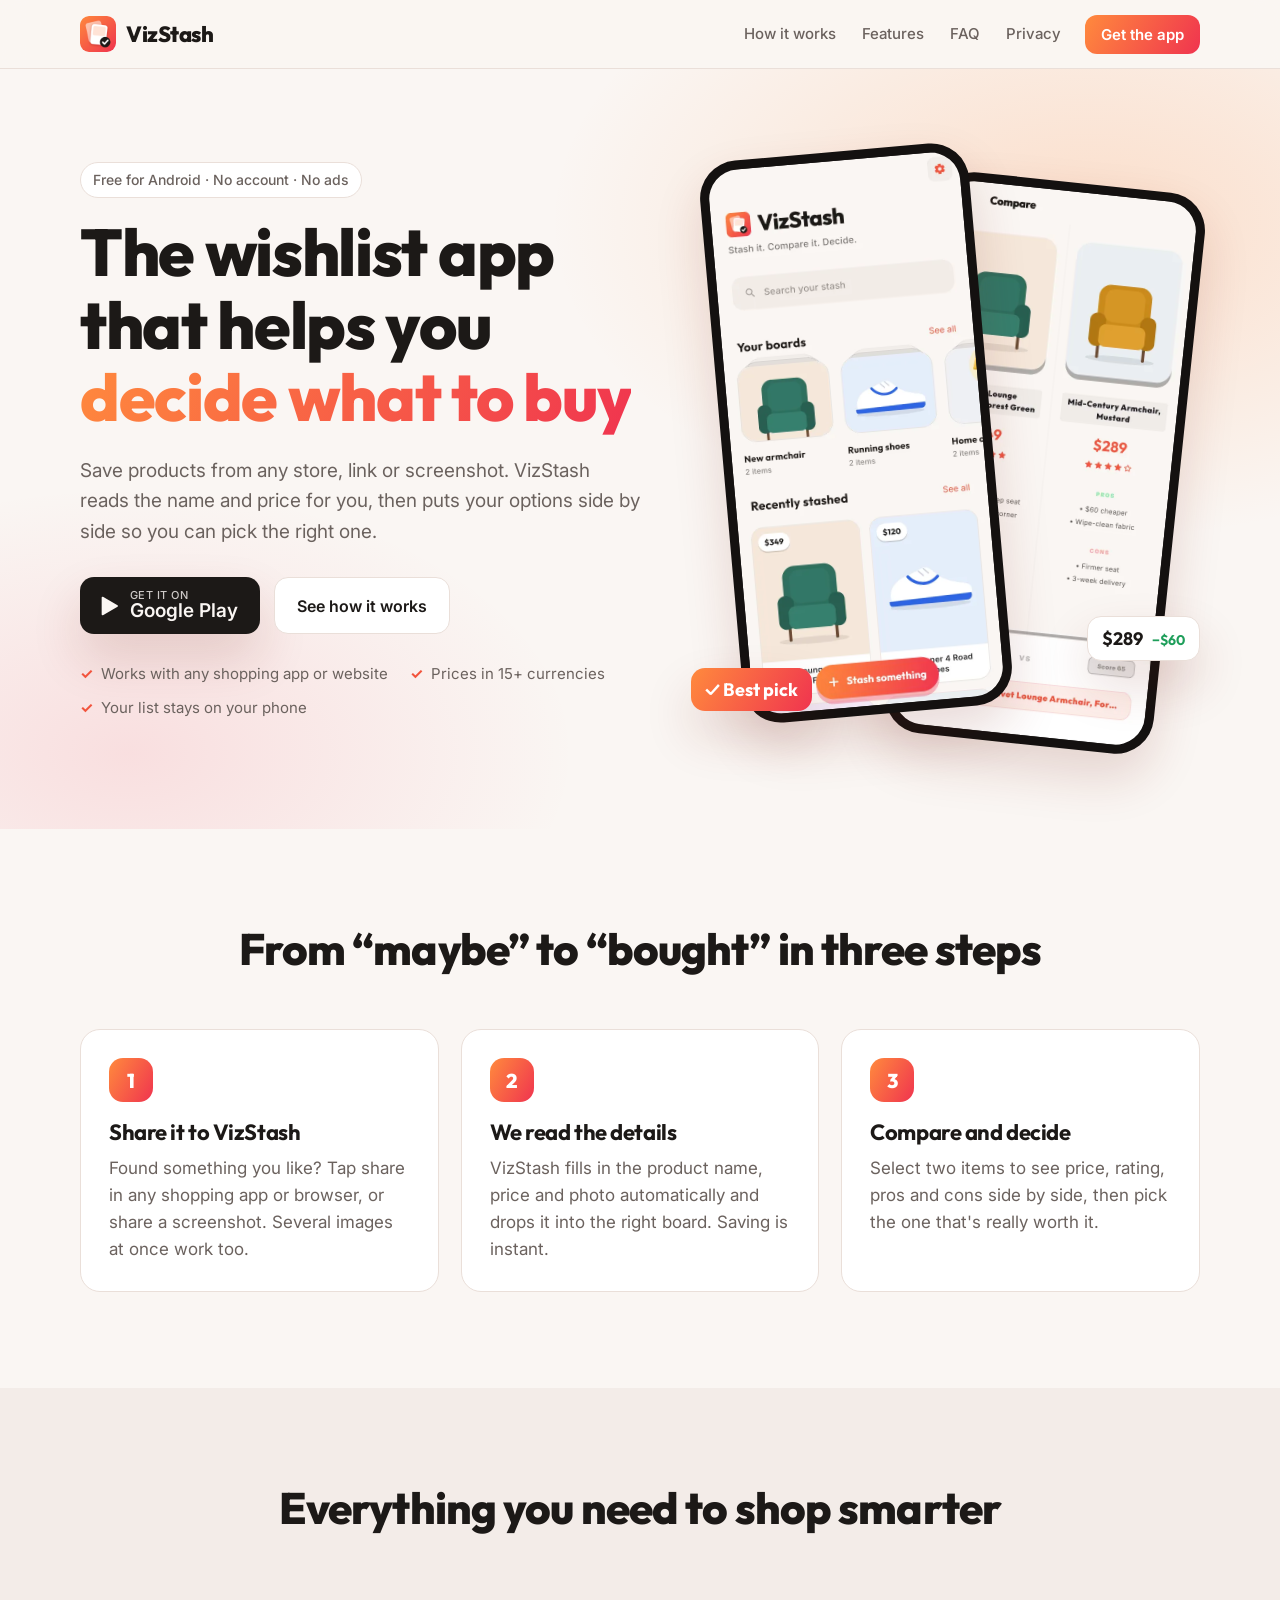
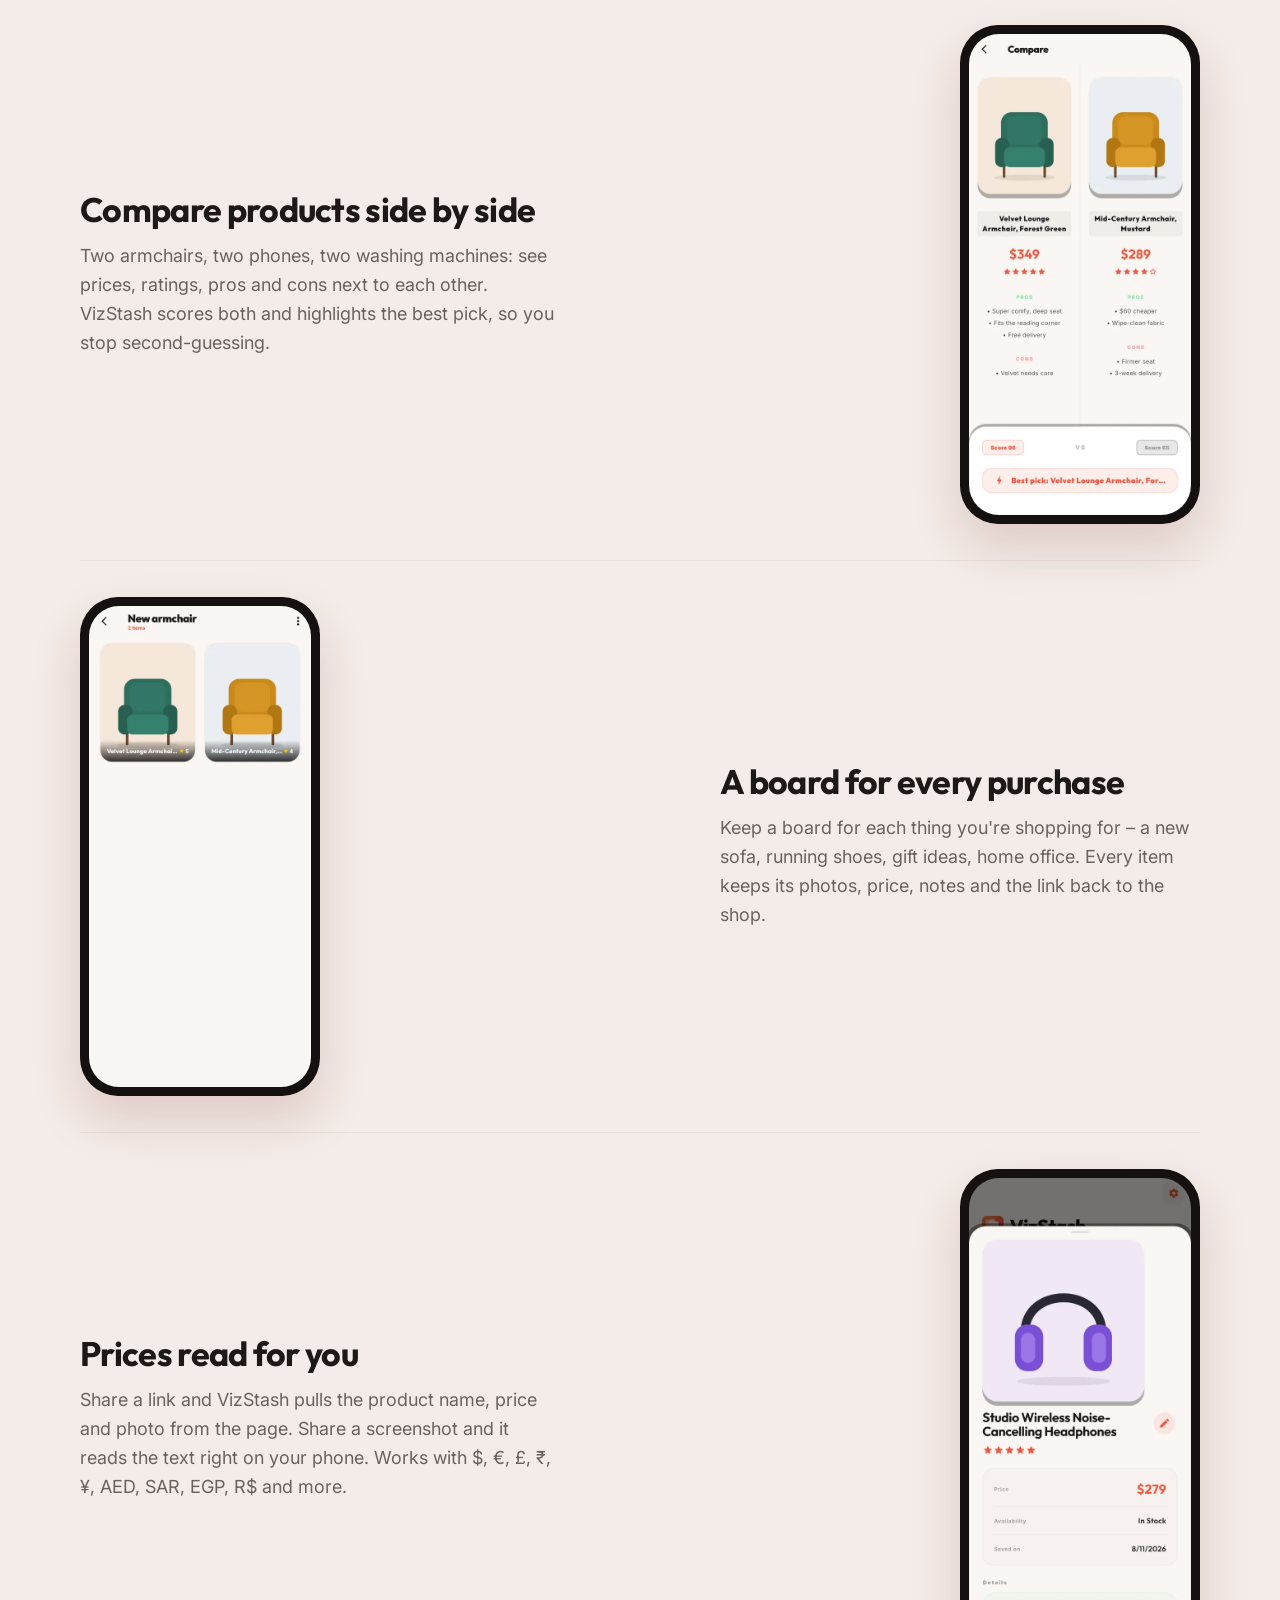
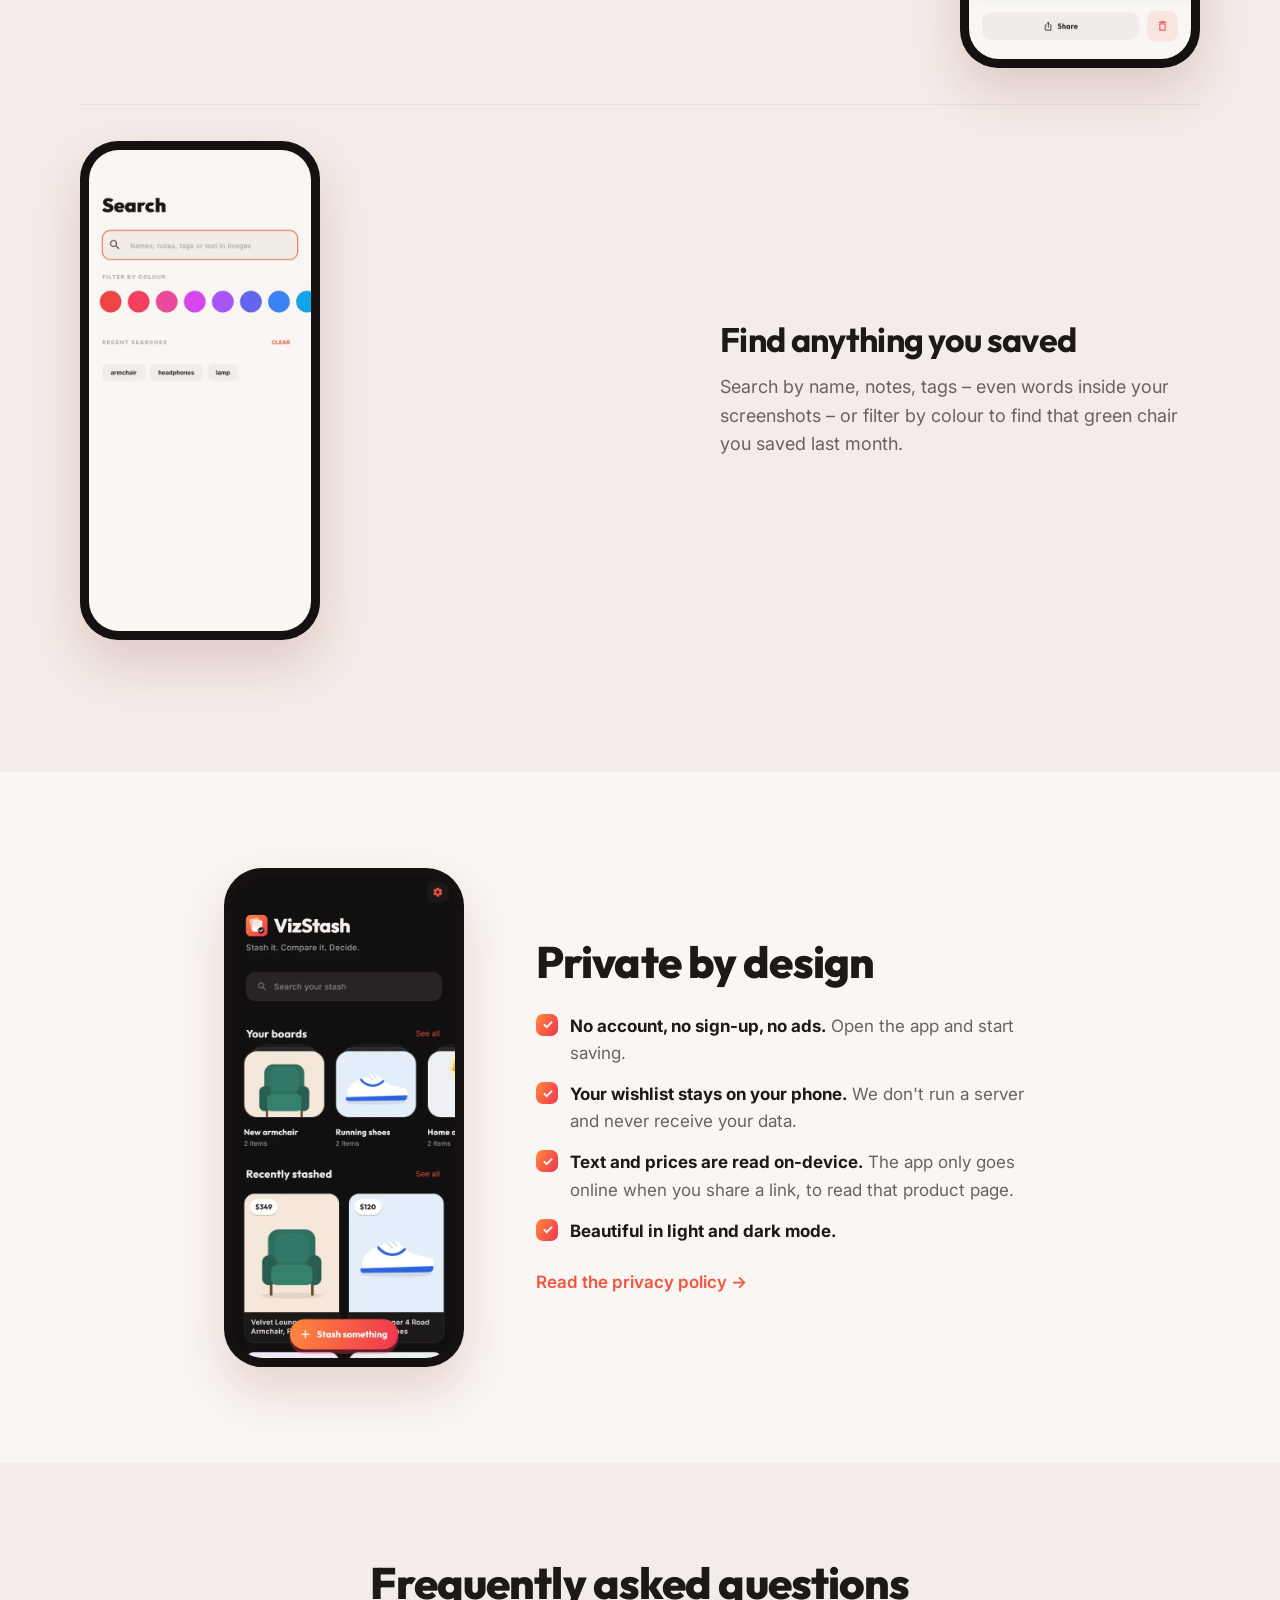
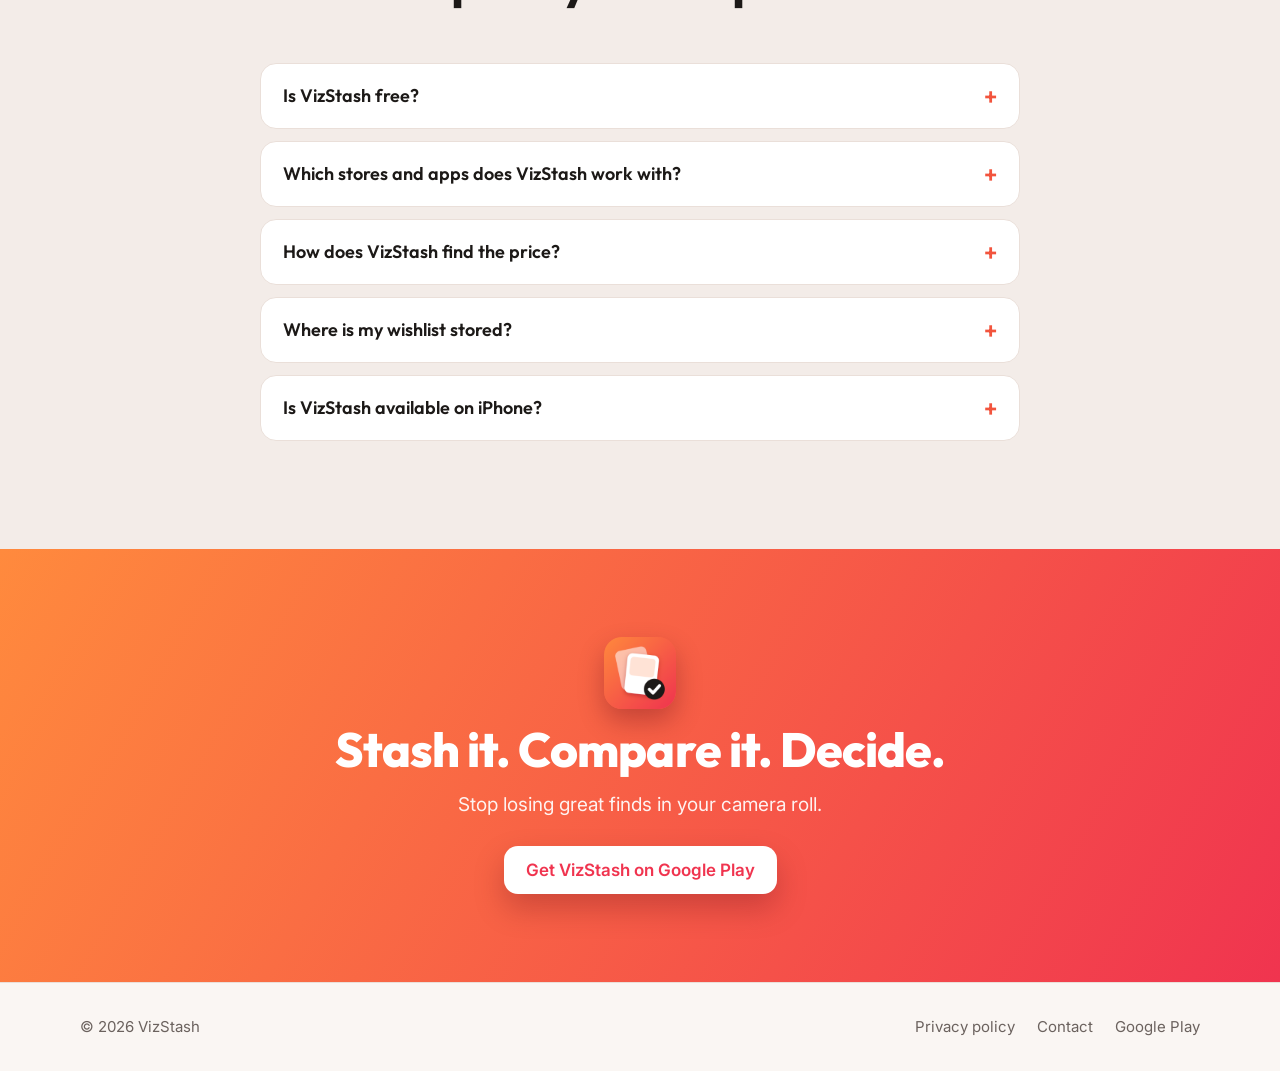
<file: index.html>
<!DOCTYPE html>
<html lang="en">

<head>
  <meta charset="UTF-8">
  <meta name="viewport" content="width=device-width, initial-scale=1">
  <title>VizStash – Wishlist &amp; Compare App for Android | Save Products from Any Store</title>
  <meta name="description"
    content="VizStash is a free wishlist app for Android. Save products from any store, link or screenshot, let it read the price for you, then compare items side by side and buy smarter. No account, no ads.">
  <link rel="canonical" href="https://ironsnitra.github.io/VizStash/">
  <meta name="robots" content="index, follow, max-image-preview:large">
  <meta name="theme-color" content="#F2543D">
  <meta name="google-site-verification" content="LQNrGFmh_qYH6SR6W2ZTO6bJFeUNmt8YvlvhWxkFJug" />

  <link rel="icon" type="image/png" sizes="32x32" href="img/icon-32.png">
  <link rel="apple-touch-icon" sizes="180x180" href="img/icon-180.png">
  <link rel="manifest" href="site.webmanifest">

  <meta property="og:type" content="website">
  <meta property="og:site_name" content="VizStash">
  <meta property="og:url" content="https://ironsnitra.github.io/VizStash/">
  <meta property="og:title" content="VizStash – the wishlist app that helps you decide what to buy">
  <meta property="og:description"
    content="Save products from any store or screenshot, see prices automatically and compare side by side. Free for Android.">
  <meta property="og:image" content="https://ironsnitra.github.io/VizStash/img/og-image.png">
  <meta property="og:image:width" content="1200">
  <meta property="og:image:height" content="630">
  <meta property="og:image:alt" content="VizStash app showing a wishlist and a side-by-side product comparison">
  <meta name="twitter:card" content="summary_large_image">
  <meta name="twitter:title" content="VizStash – Wishlist & Compare">
  <meta name="twitter:description"
    content="Save products from any store or screenshot, compare side by side, buy smarter.">
  <meta name="twitter:image" content="https://ironsnitra.github.io/VizStash/img/og-image.png">

  <link rel="preconnect" href="https://fonts.googleapis.com">
  <link rel="preconnect" href="https://fonts.gstatic.com" crossorigin>
  <link
    href="https://fonts.googleapis.com/css2?family=Inter:wght@400;500;600&family=Outfit:wght@600;700;800&display=swap"
    rel="stylesheet">
  <link rel="stylesheet" href="style.css">

  <script type="application/ld+json">
  {
    "@context": "https://schema.org",
    "@graph": [
      {
        "@type": "MobileApplication",
        "@id": "https://ironsnitra.github.io/VizStash/#app",
        "name": "VizStash: Wishlist & Compare",
        "alternateName": "VizStash",
        "operatingSystem": "ANDROID",
        "applicationCategory": "ShoppingApplication",
        "description": "A free wishlist app that saves products from any store, link or screenshot, reads their prices automatically and lets you compare items side by side.",
        "url": "https://ironsnitra.github.io/VizStash/",
        "downloadUrl": "https://play.google.com/store/apps/details?id=com.vizstash.app",
        "installUrl": "https://play.google.com/store/apps/details?id=com.vizstash.app",
        "image": "https://ironsnitra.github.io/VizStash/img/icon-512.png",
        "screenshot": [
          "https://ironsnitra.github.io/VizStash/img/01_home.webp",
          "https://ironsnitra.github.io/VizStash/img/03_compare.webp",
          "https://ironsnitra.github.io/VizStash/img/02_board.webp"
        ],
        "softwareVersion": "1.1.0",
        "offers": { "@type": "Offer", "price": "0", "priceCurrency": "USD" },
        "featureList": [
          "Save products from any shopping app, website or screenshot",
          "Automatic product name and price detection",
          "Side-by-side product comparison with pros and cons",
          "Boards for every purchase",
          "Search by name, notes, tags, text in images and colour",
          "No account, no ads; data stays on your phone"
        ]
      },
      {
        "@type": "WebSite",
        "@id": "https://ironsnitra.github.io/VizStash/#website",
        "url": "https://ironsnitra.github.io/VizStash/",
        "name": "VizStash",
        "inLanguage": "en"
      },
      {
        "@type": "FAQPage",
        "mainEntity": [
          {
            "@type": "Question",
            "name": "Is VizStash free?",
            "acceptedAnswer": { "@type": "Answer", "text": "Yes. VizStash is free to download on Google Play, with no ads, no account and no subscription." }
          },
          {
            "@type": "Question",
            "name": "Which stores and apps does VizStash work with?",
            "acceptedAnswer": { "@type": "Answer", "text": "Any of them. Share a product link from a shopping app or browser, or share a screenshot, and VizStash saves it with its name, price and photo." }
          },
          {
            "@type": "Question",
            "name": "How does VizStash find the price?",
            "acceptedAnswer": { "@type": "Answer", "text": "For links it reads the product page; for screenshots and photos it reads the text in the image on your phone. It understands $, €, £, ₹, ¥, AED, SAR, EGP, R$ and more, and you can always edit the price." }
          },
          {
            "@type": "Question",
            "name": "Where is my wishlist stored?",
            "acceptedAnswer": { "@type": "Answer", "text": "Only on your phone. VizStash has no account and no server; the developer never receives your wishlist." }
          },
          {
            "@type": "Question",
            "name": "Is VizStash available on iPhone?",
            "acceptedAnswer": { "@type": "Answer", "text": "Not yet. VizStash is currently available for Android on Google Play." }
          }
        ]
      }
    ]
  }
  </script>
</head>

<body>
  <a class="skip" href="#main">Skip to content</a>

  <header class="site-header">
    <div class="wrap header-inner">
      <a class="brand" href="./" aria-label="VizStash home">
        <img src="img/icon-192.png" alt="" width="36" height="36">
        <span>VizStash</span>
      </a>
      <nav class="nav" aria-label="Main">
        <a href="#how">How it works</a>
        <a href="#features">Features</a>
        <a href="#faq">FAQ</a>
        <a href="privacy.html">Privacy</a>
      </nav>
      <a class="btn btn-small" href="https://play.google.com/store/apps/details?id=com.vizstash.app">Get the app</a>
    </div>
  </header>

  <main id="main">
    <section class="hero">
      <div class="wrap hero-inner">
        <div class="hero-copy">
          <p class="eyebrow">Free for Android · No account · No ads</p>
          <h1>The wishlist app that helps you <span class="grad">decide what to buy</span></h1>
          <p class="lead">Save products from any store, link or screenshot. VizStash reads the name and price for you, then
            puts your options side by side so you can pick the right one.</p>
          <div class="cta-row">
            <a class="btn btn-play" href="https://play.google.com/store/apps/details?id=com.vizstash.app">
              <svg viewBox="0 0 24 24" width="22" height="22" aria-hidden="true">
                <path fill="currentColor" d="M4 2.8v18.4c0 .7.8 1.2 1.4.8l15.9-9.2c.6-.4.6-1.2 0-1.6L5.4 2c-.6-.4-1.4.1-1.4.8Z" />
              </svg>
              <span><small>Get it on</small>Google Play</span>
            </a>
            <a class="btn btn-ghost" href="#how">See how it works</a>
          </div>
          <ul class="ticks">
            <li>Works with any shopping app or website</li>
            <li>Prices in 15+ currencies</li>
            <li>Your list stays on your phone</li>
          </ul>
        </div>
        <div class="hero-art" aria-hidden="true">
          <div class="phone phone-back"><img src="img/03_compare.webp" alt="" width="270" height="585" fetchpriority="high"></div>
          <div class="phone phone-front"><img src="img/01_home.webp" alt="" width="270" height="585" fetchpriority="high"></div>
          <div class="chip chip-price">$289 <span>−$60</span></div>
          <div class="chip chip-pick">✓ Best pick</div>
        </div>
      </div>
    </section>

    <section id="how" class="section">
      <div class="wrap">
        <h2 class="section-title">From “maybe” to “bought” in three steps</h2>
        <ol class="steps">
          <li class="step">
            <span class="step-num">1</span>
            <h3>Share it to VizStash</h3>
            <p>Found something you like? Tap share in any shopping app or browser, or share a screenshot. Several images
              at once work too.</p>
          </li>
          <li class="step">
            <span class="step-num">2</span>
            <h3>We read the details</h3>
            <p>VizStash fills in the product name, price and photo automatically and drops it into the right board.
              Saving is instant.</p>
          </li>
          <li class="step">
            <span class="step-num">3</span>
            <h3>Compare and decide</h3>
            <p>Select two items to see price, rating, pros and cons side by side, then pick the one that's really worth
              it.</p>
          </li>
        </ol>
      </div>
    </section>

    <section id="features" class="section section-alt">
      <div class="wrap">
        <h2 class="section-title">Everything you need to shop smarter</h2>

        <div class="feature">
          <div class="feature-copy">
            <h3>Compare products side by side</h3>
            <p>Two armchairs, two phones, two washing machines: see prices, ratings, pros and cons next to each other.
              VizStash scores both and highlights the best pick, so you stop second-guessing.</p>
          </div>
          <div class="phone"><img src="img/03_compare.webp" alt="Side-by-side comparison of two armchairs with prices, ratings, pros and cons" width="270" height="585" loading="lazy"></div>
        </div>

        <div class="feature feature-rev">
          <div class="feature-copy">
            <h3>A board for every purchase</h3>
            <p>Keep a board for each thing you're shopping for – a new sofa, running shoes, gift ideas, home office.
              Every item keeps its photos, price, notes and the link back to the shop.</p>
          </div>
          <div class="phone"><img src="img/02_board.webp" alt="A VizStash board with two armchairs and their ratings" width="270" height="585" loading="lazy"></div>
        </div>

        <div class="feature">
          <div class="feature-copy">
            <h3>Prices read for you</h3>
            <p>Share a link and VizStash pulls the product name, price and photo from the page. Share a screenshot and it
              reads the text right on your phone. Works with $, €, £, ₹, ¥, AED, SAR, EGP, R$ and more.</p>
          </div>
          <div class="phone"><img src="img/04_detail.webp" alt="Item details showing headphones, a $279 price and rating" width="270" height="585" loading="lazy"></div>
        </div>

        <div class="feature feature-rev">
          <div class="feature-copy">
            <h3>Find anything you saved</h3>
            <p>Search by name, notes, tags – even words inside your screenshots – or filter by colour to find that green
              chair you saved last month.</p>
          </div>
          <div class="phone"><img src="img/05_search.webp" alt="Search screen with colour filter and recent searches" width="270" height="585" loading="lazy"></div>
        </div>
      </div>
    </section>

    <section id="privacy" class="section">
      <div class="wrap privacy-band">
        <div class="phone"><img src="img/06_home_dark.webp" alt="VizStash home screen in dark mode" width="270" height="585" loading="lazy"></div>
        <div>
          <h2 class="section-title left">Private by design</h2>
          <ul class="checks">
            <li><strong>No account, no sign-up, no ads.</strong> Open the app and start saving.</li>
            <li><strong>Your wishlist stays on your phone.</strong> We don't run a server and never receive your data.</li>
            <li><strong>Text and prices are read on-device.</strong> The app only goes online when you share a link, to
              read that product page.</li>
            <li><strong>Beautiful in light and dark mode.</strong></li>
          </ul>
          <a class="text-link" href="privacy.html">Read the privacy policy →</a>
        </div>
      </div>
    </section>

    <section id="faq" class="section section-alt">
      <div class="wrap narrow">
        <h2 class="section-title">Frequently asked questions</h2>
        <details>
          <summary>Is VizStash free?</summary>
          <p>Yes. VizStash is free to download on Google Play, with no ads, no account and no subscription.</p>
        </details>
        <details>
          <summary>Which stores and apps does VizStash work with?</summary>
          <p>Any of them. Share a product link from a shopping app or browser, or share a screenshot, and VizStash saves it
            with its name, price and photo.</p>
        </details>
        <details>
          <summary>How does VizStash find the price?</summary>
          <p>For links it reads the product page; for screenshots and photos it reads the text in the image on your
            phone. It understands $, €, £, ₹, ¥, AED, SAR, EGP, R$ and more, and you can always edit the price.</p>
        </details>
        <details>
          <summary>Where is my wishlist stored?</summary>
          <p>Only on your phone. VizStash has no account and no server; the developer never receives your wishlist.</p>
        </details>
        <details>
          <summary>Is VizStash available on iPhone?</summary>
          <p>Not yet. VizStash is currently available for Android on Google Play.</p>
        </details>
      </div>
    </section>

    <section class="cta-band">
      <div class="wrap cta-inner">
        <img src="img/icon-192.png" alt="" width="72" height="72" loading="lazy">
        <h2>Stash it. Compare it. Decide.</h2>
        <p>Stop losing great finds in your camera roll.</p>
        <a class="btn btn-white" href="https://play.google.com/store/apps/details?id=com.vizstash.app">Get VizStash on Google Play</a>
      </div>
    </section>
  </main>

  <footer class="site-footer">
    <div class="wrap footer-inner">
      <p>© 2026 VizStash</p>
      <nav aria-label="Footer">
        <a href="privacy.html">Privacy policy</a>
        <a href="mailto:restsofts@gmail.com">Contact</a>
        <a href="https://play.google.com/store/apps/details?id=com.vizstash.app">Google Play</a>
      </nav>
    </div>
  </footer>
</body>

</html>
</file>
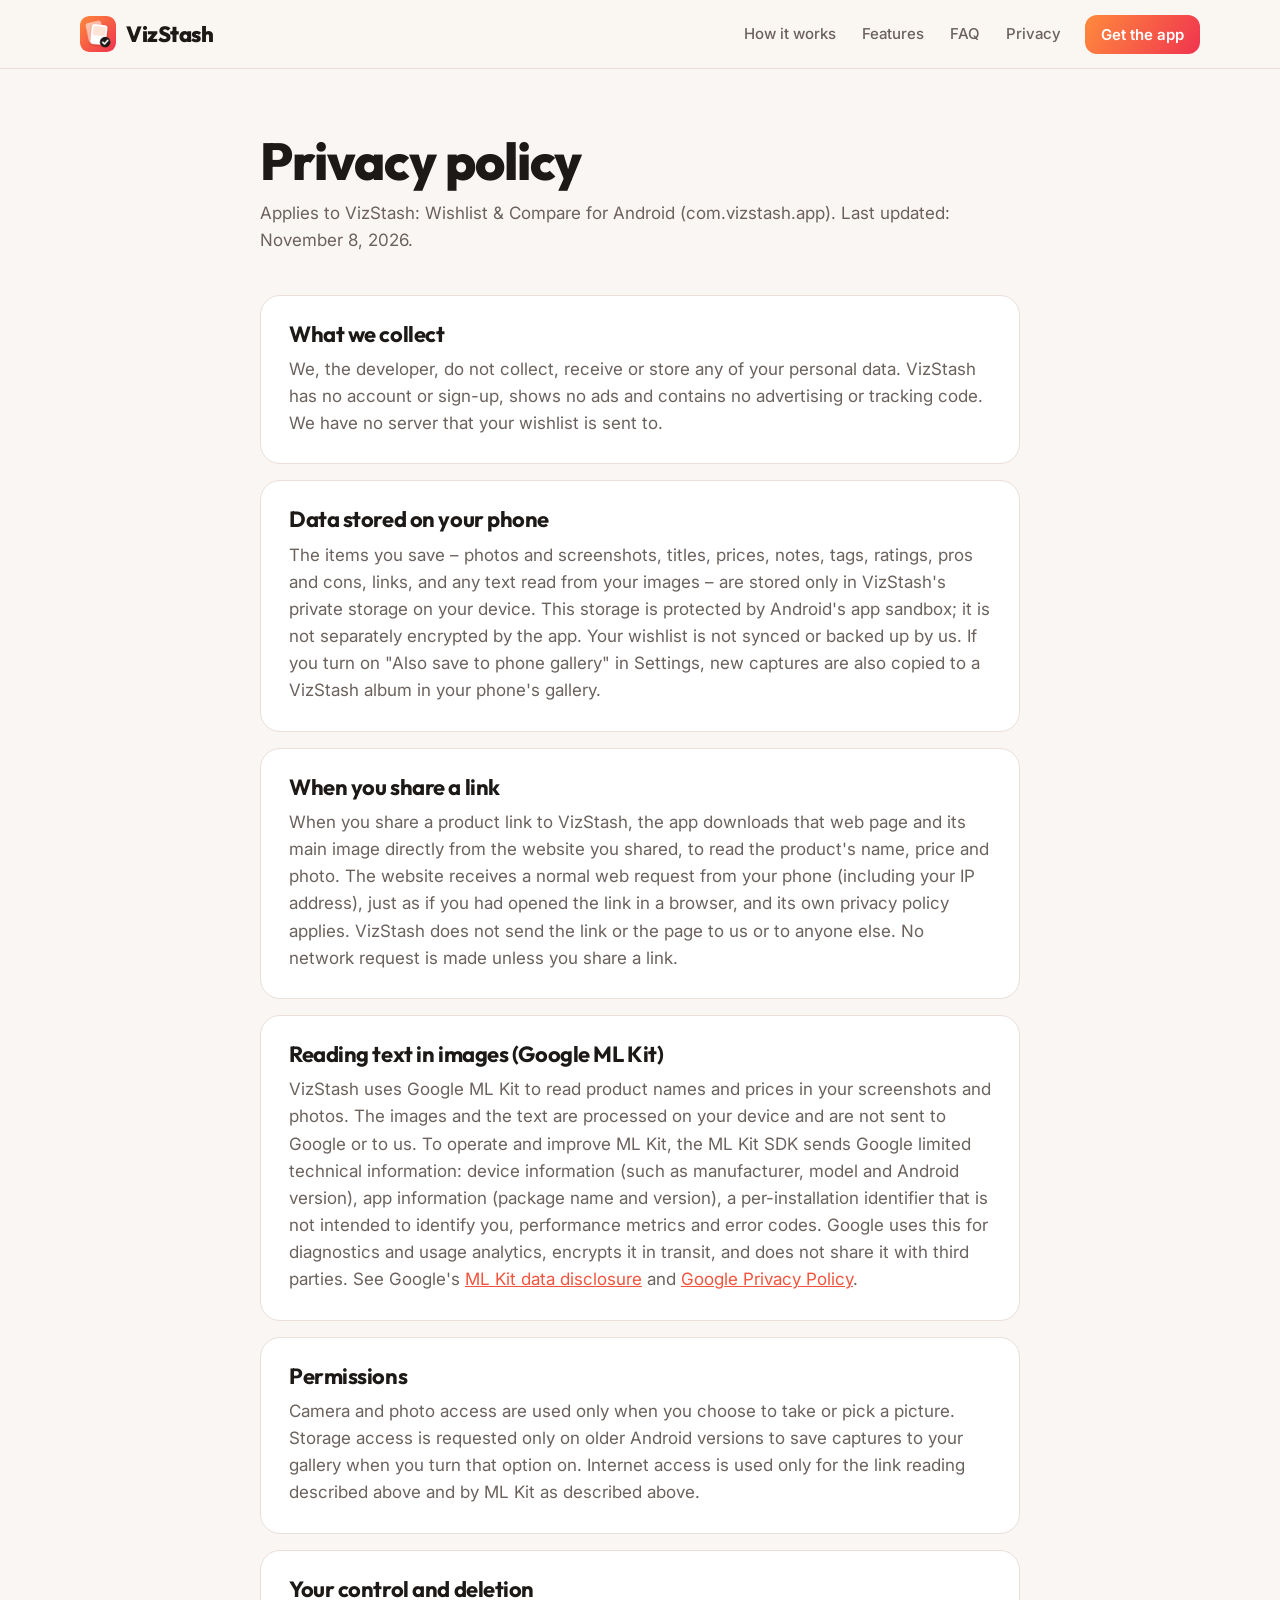
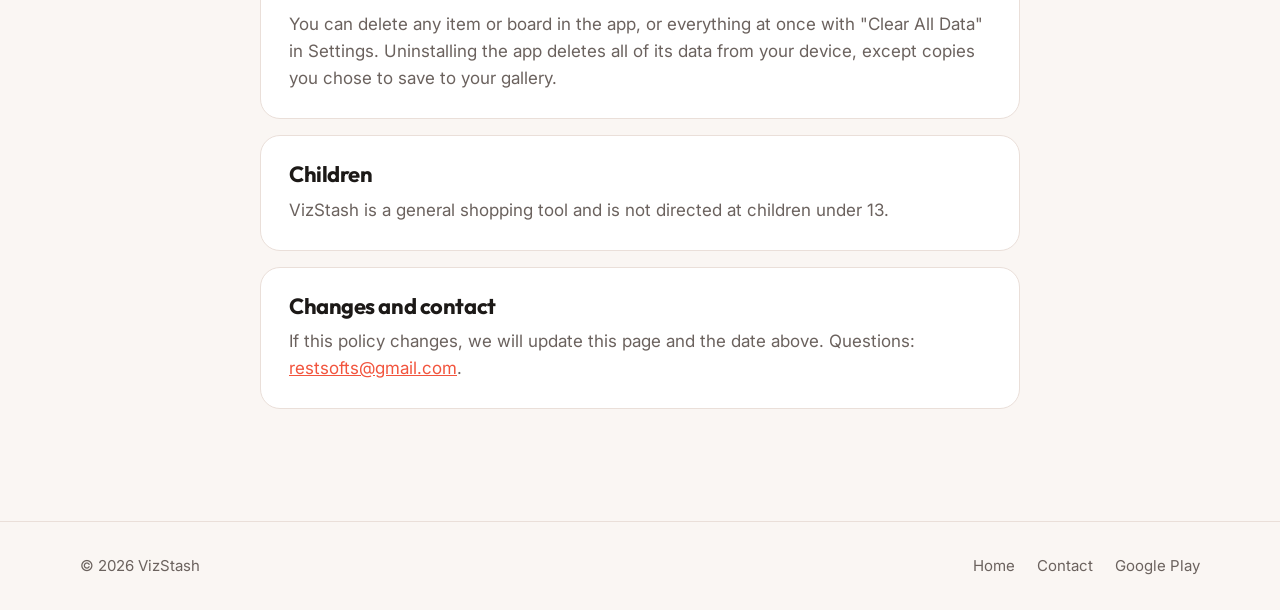
<file: privacy.html>
<!DOCTYPE html>
<html lang="en">

<head>
  <meta charset="UTF-8">
  <meta name="viewport" content="width=device-width, initial-scale=1">
  <title>Privacy Policy – VizStash: Wishlist &amp; Compare</title>
  <meta name="description" content="How VizStash: Wishlist & Compare for Android handles your data: no account, no ads, your wishlist stays on your phone.">
  <link rel="canonical" href="https://ironsnitra.github.io/VizStash/privacy.html">
  <meta name="theme-color" content="#F2543D">
  <link rel="icon" type="image/png" sizes="32x32" href="img/icon-32.png">
  <link rel="apple-touch-icon" sizes="180x180" href="img/icon-180.png">
  <link rel="preconnect" href="https://fonts.googleapis.com">
  <link rel="preconnect" href="https://fonts.gstatic.com" crossorigin>
  <link href="https://fonts.googleapis.com/css2?family=Inter:wght@400;500;600&family=Outfit:wght@600;700;800&display=swap" rel="stylesheet">
  <link rel="stylesheet" href="style.css">
</head>

<body>
  <header class="site-header">
    <div class="wrap header-inner">
      <a class="brand" href="./" aria-label="VizStash home">
        <img src="img/icon-192.png" alt="" width="36" height="36">
        <span>VizStash</span>
      </a>
      <nav class="nav" aria-label="Main">
        <a href="./#how">How it works</a>
        <a href="./#features">Features</a>
        <a href="./#faq">FAQ</a>
        <a href="privacy.html" aria-current="page">Privacy</a>
      </nav>
      <a class="btn btn-small" href="https://play.google.com/store/apps/details?id=com.vizstash.app">Get the app</a>
    </div>
  </header>

  <main class="legal">
    <div class="wrap narrow">
      <h1>Privacy policy</h1>
      <p class="meta">Applies to VizStash: Wishlist &amp; Compare for Android (com.vizstash.app). Last updated: November 8, 2026.</p>
        <section>
            <h2>What we collect</h2>
            <p>We, the developer, do not collect, receive or store any of your personal data. VizStash has no
                account or sign-up, shows no ads and contains no advertising or tracking code. We have no server
                that your wishlist is sent to.</p>
        </section>

        <section>
            <h2>Data stored on your phone</h2>
            <p>The items you save – photos and screenshots, titles, prices, notes, tags, ratings, pros and cons,
                links, and any text read from your images – are stored only in VizStash's private storage on your
                device. This storage is protected by Android's app sandbox; it is not separately encrypted by the
                app. Your wishlist is not synced or backed up by us. If you turn on "Also save to phone gallery" in
                Settings, new captures are also copied to a VizStash album in your phone's gallery.</p>
        </section>

        <section>
            <h2>When you share a link</h2>
            <p>When you share a product link to VizStash, the app downloads that web page and its main image
                directly from the website you shared, to read the product's name, price and photo. The website
                receives a normal web request from your phone (including your IP address), just as if you had opened
                the link in a browser, and its own privacy policy applies. VizStash does not send the link or the
                page to us or to anyone else. No network request is made unless you share a link.</p>
        </section>

        <section>
            <h2>Reading text in images (Google ML Kit)</h2>
            <p>VizStash uses Google ML Kit to read product names and prices in your screenshots and photos. The
                images and the text are processed on your device and are not sent to Google or to us. To operate and
                improve ML Kit, the ML Kit SDK sends Google limited technical information: device information (such
                as manufacturer, model and Android version), app information (package name and version), a
                per-installation identifier that is not intended to identify you, performance metrics and error
                codes. Google uses this for diagnostics and usage analytics, encrypts it in transit, and does not
                share it with third parties. See Google's
                <a href="https://developers.google.com/ml-kit/android-data-disclosure">ML Kit data disclosure</a>
                and <a href="https://policies.google.com/privacy">Google Privacy Policy</a>.</p>
        </section>

        <section>
            <h2>Permissions</h2>
            <p>Camera and photo access are used only when you choose to take or pick a picture. Storage access is
                requested only on older Android versions to save captures to your gallery when you turn that
                option on. Internet access is used only for the link reading described above and by ML Kit as
                described above.</p>
        </section>

        <section>
            <h2>Your control and deletion</h2>
            <p>You can delete any item or board in the app, or everything at once with "Clear All Data" in
                Settings. Uninstalling the app deletes all of its data from your device, except copies you chose to
                save to your gallery.</p>
        </section>

        <section>
            <h2>Children</h2>
            <p>VizStash is a general shopping tool and is not directed at children under 13.</p>
        </section>

        <section>
            <h2>Changes and contact</h2>
            <p>If this policy changes, we will update this page and the date above. Questions:
                <a href="mailto:restsofts@gmail.com">restsofts@gmail.com</a>.</p>
        </section>
    </div>
  </main>

  <footer class="site-footer">
    <div class="wrap footer-inner">
      <p>© 2026 VizStash</p>
      <nav aria-label="Footer">
        <a href="./">Home</a>
        <a href="mailto:restsofts@gmail.com">Contact</a>
        <a href="https://play.google.com/store/apps/details?id=com.vizstash.app">Google Play</a>
      </nav>
    </div>
  </footer>
</body>

</html>
</file>
<file: style.css>
/* VizStash site – brand: coral gradient #FF8A3D -> #F0344F */
:root {
  --orange: #FF8A3D;
  --coral: #F2543D;
  --rose: #F0344F;
  --grad: linear-gradient(120deg, var(--orange), var(--rose));
  --bg: #FAF6F3;
  --bg-alt: #F3ECE8;
  --surface: #FFFFFF;
  --ink: #1C1917;
  --muted: #6B625E;
  --line: #EADFD9;
  --phone: #141110;
  --shadow: 0 24px 50px rgba(120, 30, 20, .16);
  --radius: 20px;
  --font-head: "Outfit", system-ui, sans-serif;
  --font-body: "Inter", system-ui, -apple-system, "Segoe UI", Roboto, sans-serif;
}

@media (prefers-color-scheme: dark) {
  :root {
    --bg: #121010;
    --bg-alt: #1A1716;
    --surface: #1F1B1A;
    --ink: #F5F0ED;
    --muted: #B3A9A4;
    --line: #332E2C;
    --phone: #000;
    --shadow: 0 24px 50px rgba(0, 0, 0, .5);
  }
}

*,
*::before,
*::after { box-sizing: border-box; }

html { scroll-behavior: smooth; -webkit-text-size-adjust: 100%; }

body {
  margin: 0;
  background: var(--bg);
  color: var(--ink);
  font: 400 17px/1.6 var(--font-body);
  -webkit-font-smoothing: antialiased;
}

img { max-width: 100%; height: auto; display: block; }

a { color: inherit; }

h1, h2, h3 { font-family: var(--font-head); line-height: 1.1; margin: 0; letter-spacing: -.02em; }

.wrap { width: min(1120px, 100% - 32px); margin-inline: auto; }
.narrow { width: min(760px, 100% - 32px); }

.skip { position: absolute; left: -999px; top: 8px; background: var(--ink); color: var(--bg); padding: 8px 14px; border-radius: 8px; z-index: 100; }
.skip:focus { left: 8px; }

:focus-visible { outline: 3px solid var(--coral); outline-offset: 3px; border-radius: 6px; }

/* Header */
.site-header {
  position: sticky; top: 0; z-index: 50;
  background: color-mix(in srgb, var(--bg) 85%, transparent);
  backdrop-filter: saturate(160%) blur(12px);
  border-bottom: 1px solid var(--line);
}
.header-inner { display: flex; align-items: center; gap: 24px; height: 68px; }
.brand { display: flex; align-items: center; gap: 10px; text-decoration: none; font: 800 22px var(--font-head); letter-spacing: -.02em; }
.brand img { border-radius: 9px; }
.nav { display: flex; gap: 26px; margin-left: auto; }
.nav a { text-decoration: none; color: var(--muted); font-weight: 500; font-size: 15px; }
.nav a:hover { color: var(--ink); }

/* Buttons */
.btn {
  display: inline-flex; align-items: center; justify-content: center; gap: 10px;
  text-decoration: none; font: 600 16px var(--font-body);
  border-radius: 14px; padding: 14px 22px; transition: transform .15s ease, box-shadow .15s ease;
}
.btn:hover { transform: translateY(-1px); }
.btn-small { background: var(--grad); color: #fff; padding: 10px 16px; font-size: 15px; border-radius: 12px; }
.btn-play { background: var(--ink); color: var(--bg); padding: 12px 22px 12px 18px; box-shadow: var(--shadow); }
.btn-play span { display: flex; flex-direction: column; line-height: 1.1; font-size: 19px; font-weight: 600; text-align: left; }
.btn-play small { font-size: 11px; font-weight: 500; opacity: .8; letter-spacing: .04em; text-transform: uppercase; }
.btn-ghost { border: 1.5px solid var(--line); color: var(--ink); background: var(--surface); }
.btn-white { background: #fff; color: var(--rose); font-size: 17px; box-shadow: 0 14px 30px rgba(80, 0, 20, .25); }

/* Hero */
.hero { padding: 72px 0 88px; overflow: hidden; background:
  radial-gradient(60% 60% at 85% 20%, color-mix(in srgb, var(--orange) 22%, transparent), transparent 70%),
  radial-gradient(50% 50% at 10% 90%, color-mix(in srgb, var(--rose) 12%, transparent), transparent 70%); }
.hero-inner { display: grid; grid-template-columns: 1.05fr .95fr; gap: 48px; align-items: center; }
.eyebrow { display: inline-block; margin: 0 0 18px; padding: 6px 12px; border-radius: 999px; background: var(--surface); border: 1px solid var(--line); color: var(--muted); font-size: 14px; font-weight: 500; }
.hero h1 { font-size: clamp(40px, 5.6vw, 66px); font-weight: 800; }
.grad { background: var(--grad); -webkit-background-clip: text; background-clip: text; color: transparent; }
.lead { font-size: 19px; color: var(--muted); margin: 22px 0 30px; max-width: 34em; }
.cta-row { display: flex; flex-wrap: wrap; gap: 14px; }
.ticks { list-style: none; padding: 0; margin: 28px 0 0; display: flex; flex-wrap: wrap; gap: 10px 22px; color: var(--muted); font-size: 15px; }
.ticks li::before { content: "✓"; color: var(--coral); font-weight: 700; margin-right: 8px; }

.hero-art { position: relative; height: 600px; }
.phone { width: 270px; border-radius: 38px; background: var(--phone); padding: 9px; box-shadow: var(--shadow); flex-shrink: 0; }
.phone img { border-radius: 30px; width: 100%; aspect-ratio: 540 / 1170; object-fit: cover; }
.hero-art .phone { position: absolute; }
.phone-front { left: 6%; top: 10px; transform: rotate(-5deg); z-index: 2; }
.phone-back { right: 4%; top: 40px; transform: rotate(6deg); }
.chip { position: absolute; z-index: 3; background: var(--surface); color: var(--ink); border: 1px solid var(--line); border-radius: 14px; padding: 10px 14px; font: 700 18px var(--font-head); box-shadow: var(--shadow); }
.chip span { color: #1E9E5A; font-size: 14px; margin-left: 6px; }
.chip-price { right: 0; bottom: 80px; }
.chip-pick { left: 0; bottom: 30px; background: var(--grad); color: #fff; border: 0; }

/* Sections */
.section { padding: 96px 0; }
.section-alt { background: var(--bg-alt); }
.section-title { font-size: clamp(30px, 3.6vw, 44px); font-weight: 800; text-align: center; margin-bottom: 56px; }
.section-title.left { text-align: left; margin-bottom: 26px; }

.steps { list-style: none; padding: 0; margin: 0; display: grid; grid-template-columns: repeat(3, 1fr); gap: 22px; }
.step { background: var(--surface); border: 1px solid var(--line); border-radius: var(--radius); padding: 28px; }
.step-num { display: grid; place-items: center; width: 44px; height: 44px; border-radius: 14px; background: var(--grad); color: #fff; font: 800 20px var(--font-head); margin-bottom: 18px; }
.step h3 { font-size: 22px; margin-bottom: 10px; }
.step p { margin: 0; color: var(--muted); }

.feature { display: flex; align-items: center; justify-content: space-between; gap: 64px; padding: 36px 0; }
.feature + .feature { border-top: 1px solid var(--line); }
.feature-rev { flex-direction: row-reverse; }
.feature-copy { max-width: 480px; }
.feature-copy h3 { font-size: clamp(26px, 3vw, 34px); font-weight: 700; margin-bottom: 14px; }
.feature-copy p { color: var(--muted); margin: 0; font-size: 18px; }
.feature .phone { width: 240px; }

.privacy-band { display: flex; align-items: center; gap: 72px; justify-content: center; }
.privacy-band .phone { width: 240px; }
.checks { list-style: none; padding: 0; margin: 0 0 24px; display: grid; gap: 14px; max-width: 520px; }
.checks li { padding-left: 34px; position: relative; color: var(--muted); }
.checks li strong { color: var(--ink); }
.checks li::before { content: "✓"; position: absolute; left: 0; top: 1px; width: 22px; height: 22px; border-radius: 7px; background: var(--grad); color: #fff; font-size: 13px; display: grid; place-items: center; font-weight: 700; }
.text-link { color: var(--coral); font-weight: 600; text-decoration: none; }
.text-link:hover { text-decoration: underline; }

/* FAQ */
details { background: var(--surface); border: 1px solid var(--line); border-radius: 16px; padding: 0 22px; margin-bottom: 12px; }
summary { cursor: pointer; list-style: none; padding: 20px 0; font: 600 18px var(--font-head); display: flex; justify-content: space-between; gap: 16px; }
summary::-webkit-details-marker { display: none; }
summary::after { content: "+"; color: var(--coral); font-size: 24px; line-height: 1; }
details[open] summary::after { content: "–"; }
details p { margin: 0 0 20px; color: var(--muted); }

/* CTA band */
.cta-band { background: var(--grad); color: #fff; padding: 88px 0; text-align: center; }
.cta-inner { display: flex; flex-direction: column; align-items: center; gap: 14px; }
.cta-inner img { border-radius: 18px; box-shadow: 0 12px 26px rgba(80, 0, 20, .3); }
.cta-band h2 { font-size: clamp(32px, 4vw, 48px); font-weight: 800; }
.cta-band p { margin: 0 0 12px; font-size: 19px; opacity: .92; }

/* Footer */
.site-footer { padding: 32px 0; border-top: 1px solid var(--line); color: var(--muted); font-size: 15px; }
.footer-inner { display: flex; justify-content: space-between; align-items: center; gap: 16px; flex-wrap: wrap; }
.footer-inner p { margin: 0; }
.footer-inner nav { display: flex; gap: 22px; }
.footer-inner a { text-decoration: none; }
.footer-inner a:hover { color: var(--ink); }

/* Privacy page */
.legal { padding: 64px 0 96px; }
.legal h1 { font-size: clamp(36px, 5vw, 52px); font-weight: 800; margin-bottom: 10px; }
.legal .meta { color: var(--muted); margin: 0 0 40px; }
.legal section { background: var(--surface); border: 1px solid var(--line); border-radius: var(--radius); padding: 26px 28px; margin-bottom: 16px; }
.legal h2 { font-size: 22px; font-weight: 700; margin-bottom: 10px; }
.legal p { margin: 0; color: var(--muted); }
.legal a { color: var(--coral); }

/* Responsive */
@media (max-width: 900px) {
  .nav { display: none; }
  .header-inner .btn-small { margin-left: auto; }
  .hero { padding: 48px 0 64px; }
  .hero-inner { grid-template-columns: 1fr; }
  .hero-art { height: 520px; max-width: 460px; margin-inline: auto; width: 100%; }
  .hero-art .phone { width: 230px; }
  .steps { grid-template-columns: 1fr; }
  .feature, .feature-rev, .privacy-band { flex-direction: column; gap: 32px; text-align: center; }
  .feature-copy { max-width: none; }
  .section { padding: 72px 0; }
  .checks { text-align: left; }
  .section-title.left { text-align: center; }
  .privacy-band > div:last-child { text-align: center; }
}

@media (max-width: 480px) {
  body { font-size: 16px; }
  .hero-art { height: 440px; }
  .hero-art .phone { width: 190px; padding: 7px; border-radius: 30px; }
  .hero-art .phone img { border-radius: 24px; }
  .chip { font-size: 15px; padding: 8px 11px; }
  .cta-row .btn { flex: 1 1 100%; }
  .footer-inner { justify-content: center; text-align: center; }
}

@media (prefers-reduced-motion: reduce) {
  html { scroll-behavior: auto; }
  .btn { transition: none; }
}
</file>
